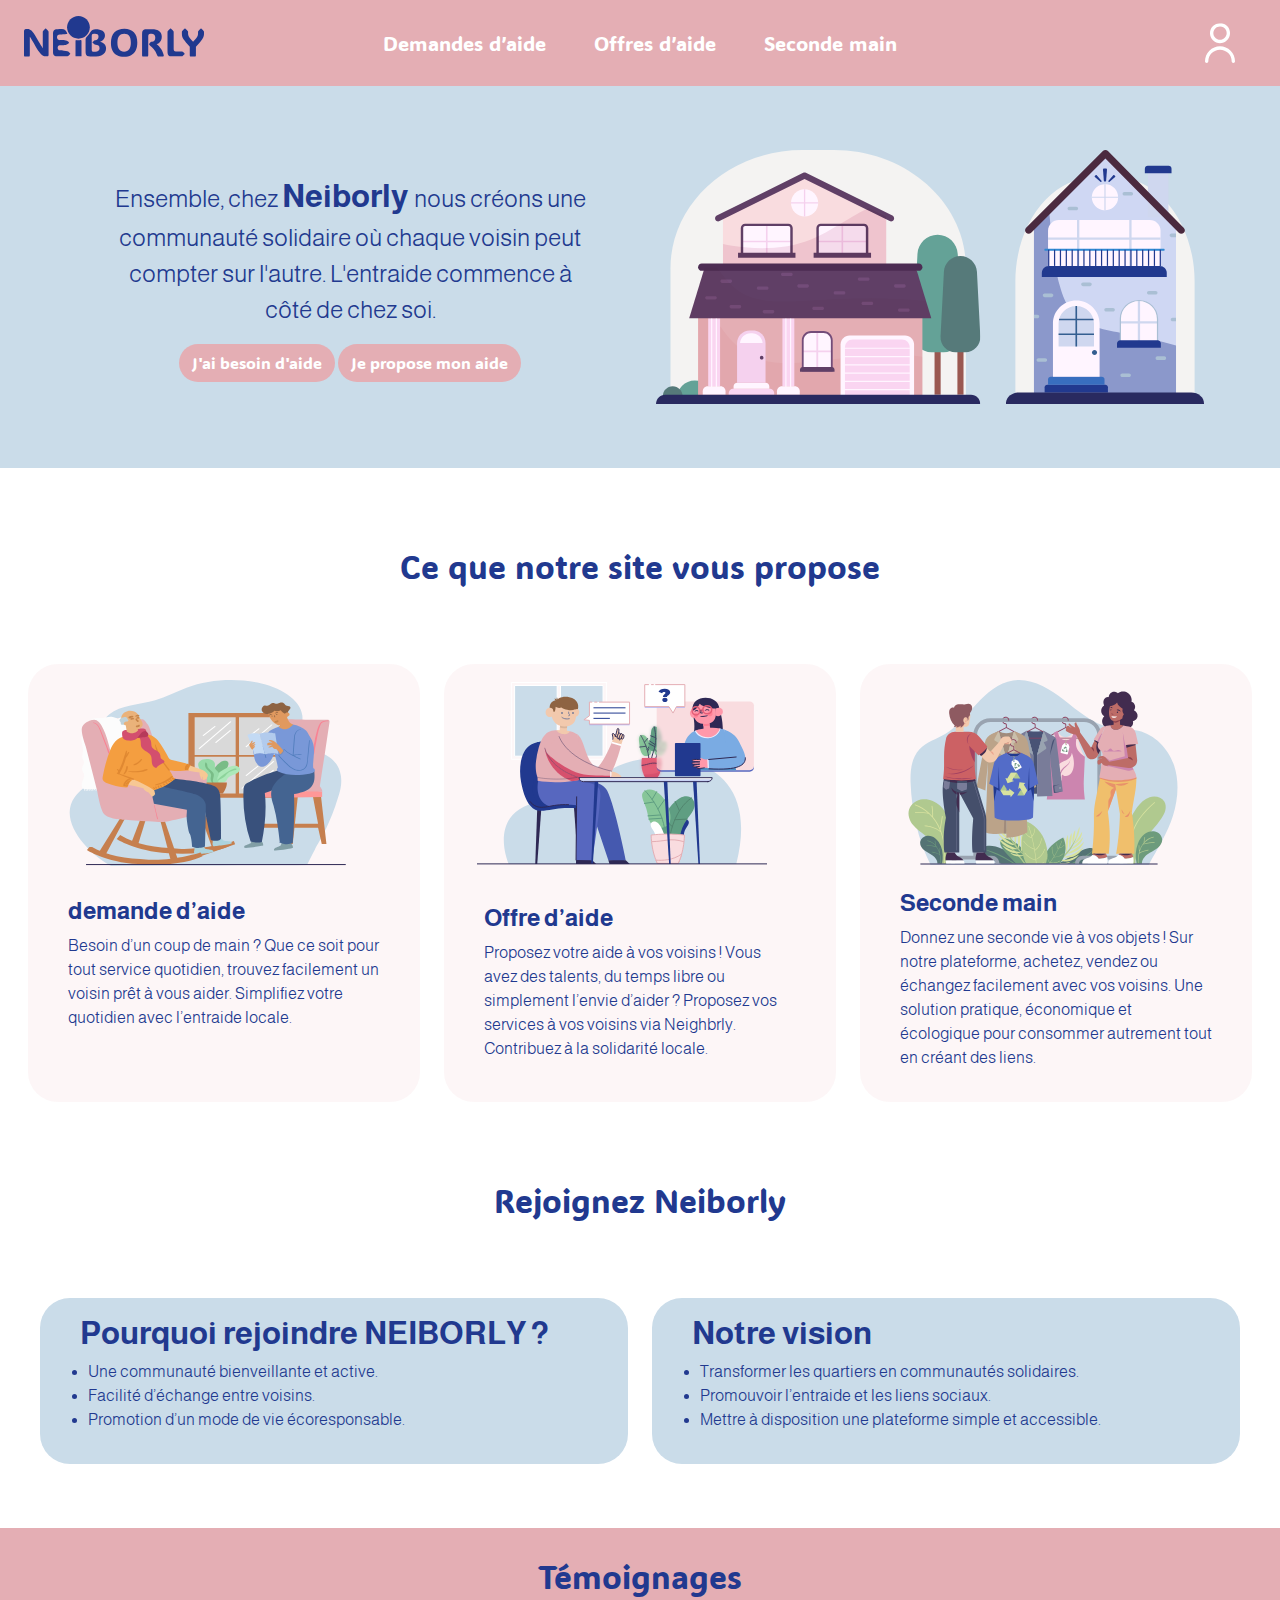
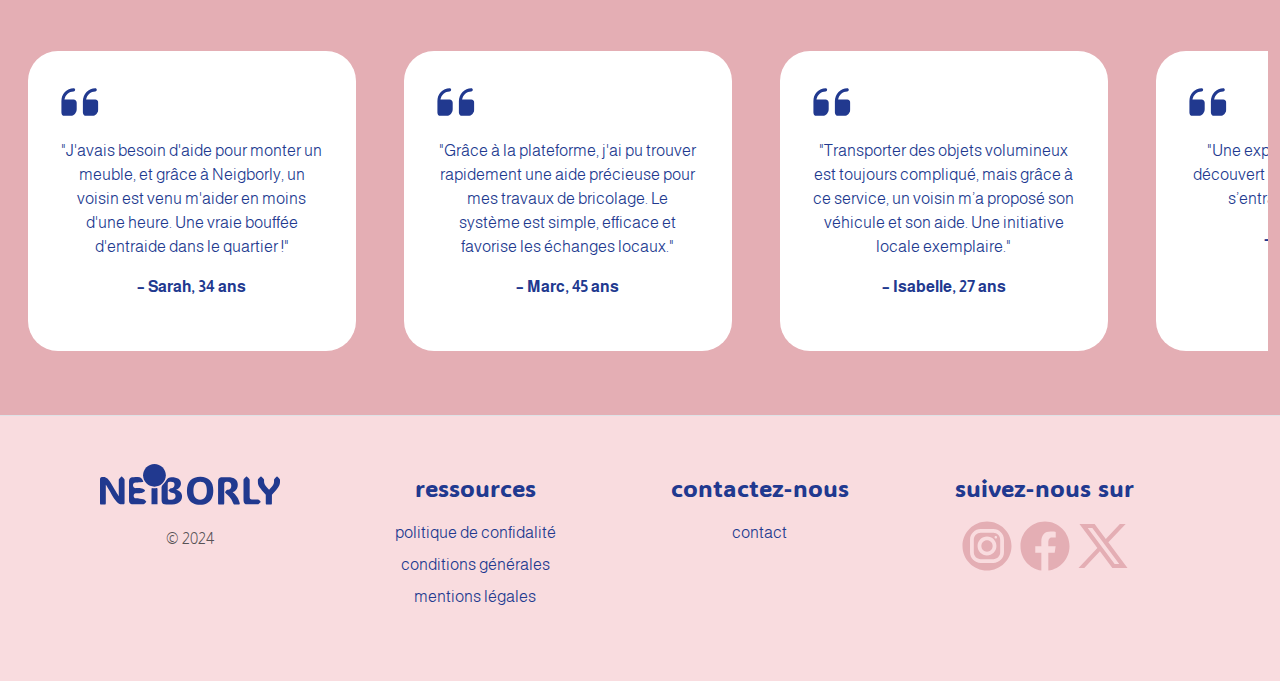
<file: home.html>
<!DOCTYPE html>
  <html lang="en">
  <head>
    <meta charset="UTF-8">
    <meta name="viewport" content="width=device-width, initial-scale=1.0">
    <title>Document</title>
    <link rel="preconnect" href="https://fonts.googleapis.com">
<link rel="preconnect" href="https://fonts.gstatic.com" crossorigin>
<link rel="preconnect" href="https://fonts.googleapis.com">
<link rel="preconnect" href="https://fonts.gstatic.com" crossorigin>
<link href="https://fonts.googleapis.com/css2?family=ADLaM+Display&family=Almarai:wght@300;400;700;800&display=swap" rel="stylesheet">
    <link href="https://cdn.jsdelivr.net/npm/bootstrap@5.3.3/dist/css/bootstrap.min.css" rel="stylesheet" integrity="sha384-QWTKZyjpPEjISv5WaRU9OFeRpok6YctnYmDr5pNlyT2bRjXh0JMhjY6hW+ALEwIH" crossorigin="anonymous">
    <script src="https://cdn.jsdelivr.net/npm/bootstrap@5.3.3/dist/js/bootstrap.bundle.min.js" integrity="sha384-YvpcrYf0tY3lHB60NNkmXc5s9fDVZLESaAA55NDzOxhy9GkcIdslK1eN7N6jIeHz" crossorigin="anonymous"></script>
    <link rel="stylesheet" href="style.css">
  </head>
  <body>
    


    <header class="d-flex flex-wrap align-items-center justify-content-center justify-content-between py-3 px-4">
        <div class="col-md-3 mb-2 mb-md-0">
          <a href="/" class="d-inline-flex link-body-emphasis text-decoration-none">
            <img src="Frame 122.svg" alt="logo">
          </a>
        </div>
  
        <ul class="nav col-12 col-md-auto mb-2 justify-content-center mb-md-0 d-none d-md-flex">
          <li><a href="#" class="nav-link px-4">Demandes d’aide</a></li>
          <li><a href="#" class="nav-link px-4">Offres d’aide</a></li>
          <li><a href="#" class="nav-link px-4">Seconde main</a></li>
        </ul>
  
        <div class="col-md-3 px-3 text-end d-none d-md-block">
          <a href="#"><img src="icone/user 2.svg" alt="user" width="40" height="40"></a>
        </div>



        <nav class="navbar  d-block d-md-none">
        
            <button
              class="navbar-toggler  bg-transparent border-0 d-block d-md-none"
              type="button"
              data-bs-toggle="offcanvas"
              data-bs-target="#offcanvasNavbar"
              aria-controls="offcanvasNavbar"
              aria-label="Toggle navigation"
            >
            <img src="icone/burger.png" alt="Menu" class="burger-icon" />
            </button>

            <div
              class="offcanvas offcanvas-end"
              tabindex="-1"
              id="offcanvasNavbar"
              aria-labelledby="offcanvasNavbarLabel"
            >
            
              <div class="offcanvas-header">
                <h5 class="offcanvas-title" id="offcanvasNavbarLabel">Menu</h5>
                <button
                  type="button"
                  class="btn-close"
                  data-bs-dismiss="offcanvas"
                  aria-label="Close"
                ></button>
              </div>
              <div class="offcanvas-body">
                <ul class="navbar-nav justify-content-end flex-grow-1 pe-3">
                  <li class="nav-item">
                    <a class="nav-link" aria-current="page" href="#">Profile</a>
                  </li>
                  <li class="nav-item">
                    <a class="nav-link" aria-current="page" href="#">Demandes d’aide</a>
                  </li>
                  <li class="nav-item">
                    <a class="nav-link" aria-current="page" href="#">Offres d’aide</a>
                  </li>
                  <li class="nav-item">
                    <a class="nav-link" href="#">Seconde main</a>
                  </li>
                </ul>
                <form class="d-flex mt-3" role="search">
                  <input
                    class="form-control rounded-pill me-2"
                    type="search"
                    placeholder="Rechercher..."
                    aria-label="Search"
                  />
                  <span class="input-group-text bg-transparent position-absolute end-0 me-4  border-0 rounded-pill ps-3" id="search-icon">
                    <img src="icone/search 1.svg" alt="Search" height="20" width="20" >
                </span>
  

                </form>
              </div>
            </div>
    
        </nav>
        



      </header>





   <!-- principale -->
   <div class="principle container-fluid text-center">
    <div class="row align-items-center mx-0 p-5 flex-column-reverse flex-md-row">


      <div class="col-md-6 px-5">
        <p> Ensemble, chez <span class="fw-bold fs-2"> Neiborly </span>
          nous créons une communauté solidaire où chaque voisin peut compter sur l'autre.
          L'entraide commence à côté de chez soi.</p>
        <div class="d-grid gap-2 d-md-block">
          <button class="btn fs-6 rounded-pill" type="button">J'ai besoin d'aide</button>
          <button class="btn rounded-pill" type="button">Je propose mon aide</button>
        </div>
      </div>
      
      <div class="col-md-6 illustration p-3">
        <img src="illust/Frame maisons.svg" class="img-fluid w-sm-75 w-md-50" alt="illustration des maisons">
      </div>


    </div>
  </div>


 <!--  section2   -->
      
 <div class="section2 container-fluid px-0">
    <h1 class="text-center mb-5" >Ce que notre site vous propose</h1>
    <div class="row mx-3">
    
        <div class="col-12 col-md-4 mb-4 mb-md-0">
            <div class="card sct2 bg-opacity-30 h-100 mb-0 border-0">
                <div class="card-body">
                    <div class="icon mb-4">
                        <picture>
                            <img src="illust/Frame demande d'aide.svg" alt="illustration1">
                        </picture>
                    </div>
    
                    <h2 class="px-4 fs-4 fw-bold">demande  d’aide</h2>
    
                    <p class="px-4">Besoin d’un coup de main ?
                        Que ce soit pour  tout  service quotidien,
                         trouvez facilement un voisin prêt à vous aider.
                         Simplifiez votre quotidien avec l’entraide locale.</p>
                </div>
            </div>
        </div>
    
    
        <div class="col-12 col-md-4 mb-4 mb-md-0">
            <div class="card sct2 bg-opacity-30 h-100 border-0 mb-0">
                <div class="card-body">
                    <div class="icon mb-4">
                        <picture>
                            <img src="illust/Frame offre d'aide.svg" alt="illustration2">   
                        </picture>
                    </div>
    
                    <h2 class="px-4 fs-4 fw-bold">Offre d’aide</h2>
    
                    <p class="px-4"> Proposez votre aide à vos voisins !
                        Vous avez des talents,
                         du temps libre ou simplement l’envie d’aider ? 
                         Proposez vos services à vos voisins via Neighbrly. 
                          Contribuez à la solidarité locale. </p>
    
                    
                </div>
            </div>
        </div>
    
    
    
        <div class="col-12 col-md-4 mb-4 mb-md-0">
            <div class="card sct2 bg-opacity-30 h-100 mb-0 border-0">
                <div class="card-body">
                    <div class="icon mb-4">
                        <picture>
                            <img src="illust/Frame seconde main.svg" alt="illustration3">
                        </picture>
                    </div>
    
                    <h2 class="px-4 fs-4 fw-bold">Seconde main</h2>
    
                    <p class="px-4">Donnez une seconde vie à vos objets !
                         Sur notre plateforme, achetez, vendez ou échangez facilement avec vos voisins.
                          Une solution pratique, économique et écologique pour consommer autrement tout en créant des liens.</p>
                </div>
            </div>
        </div>
 
    </div>
 
</div>   
   

<!--  section3   -->
      
<div class="section3 container-fluid pb-5">
    <h1 class="text-center mb-5" >Rejoignez Neiborly</h1>
    <div class="row m-3">
    
     


        <div class="col-12 col-md-6 mb-4 mb-md-0">
            <div class="card sct3 bg-opacity-30 h-100 mb-0 border-0">
                <div class="card-body p-3">

    
                    <h2 class="px-4 fw-bold">Pourquoi rejoindre NEIBORLY ?</h2>
                        <ul>
                            <li>Une communauté bienveillante et active.</li>
                            <li>Facilité d’échange entre voisins.</li>
                            <li>Promotion d’un mode de vie écoresponsable.</li>
                        </ul>
                  
                </div>
            </div>
        </div>
    
    
        <div class="col-12 col-md-6 mb-4 mb-md-0">
            <div class="card sct3 bg-opacity-30 h-100 border-0 mb-0">
                <div class="card-body p-3">

    
                    <h2 class="px-4 fw-bold">Notre vision</h2>
    
                    <ul>
                        <li>Transformer les quartiers en communautés solidaires.</li>
                        <li>Promouvoir l’entraide et les liens sociaux.</li>
                        <li>Mettre à disposition une plateforme simple et accessible.</li>
                    </ul>
    
                    
                </div>
            </div>
        </div>

 
</div>


      </div>
 
</div>   

 <!-- section4 -->


 <div class="container-fluid section4">
    <h1 class="text-center">Témoignages</h1>
    <div class="slider-container">
      <!-- Card 1 -->
      <div class="slider-item tmg">
        <div class="card h-100 border-0 text-center">
          <div class="card-body">
            <div class="d-flex align-items-start mb-3">
              <img src="icone/quote-right 1.svg" alt="quote" height="40" width="40">
            </div>
            <p>
                "J'avais besoin d'aide pour monter un meuble, et grâce à  Neigborly, un voisin est venu m'aider en moins d'une heure. Une vraie bouffée d'entraide dans le quartier !"
            </p>
            <div class="mt-auto  fw-bold">– Sarah, 34 ans</div>
          </div>
        </div>
      </div>
      <!-- Card 2 -->
      <div class="slider-item tmg mb-5">
        <div class="card h-100 border-0 text-center">
          <div class="card-body">
            <div class="d-flex align-items-start mb-3">
              <img src="icone/quote-right 1.svg" alt="quote" height="40" width="40">
            </div>
            <p>
                "Grâce à la plateforme, j'ai pu trouver rapidement une aide précieuse pour mes travaux de bricolage. Le système est simple, efficace et favorise les échanges locaux."
            </p>
            <div class="fw-bold">– Marc, 45 ans</div>
          </div>
        </div>
      </div>
      <!-- Card 3 -->
      <div class="slider-item tmg">
        <div class="card h-100 border-0 text-center">
          <div class="card-body">
            <div class="d-flex align-items-start mb-3">
              <img src="icone/quote-right 1.svg" alt="quote" height="40" width="40">
            </div>
            <p>
                "Transporter des objets volumineux est toujours compliqué, mais grâce à ce service, un voisin m’a proposé son véhicule et son aide. Une initiative locale exemplaire."
            </p>
            <div class="fw-bold">– Isabelle, 27 ans</div>
          </div>
        </div>
      </div>
      <!-- Card 4 -->
      <div class="slider-item tmg">
        <div class="card h-100 border-0 text-center">
          <div class="card-body">
            <div class="d-flex align-items-start mb-3">
              <img src="icone/quote-right 1.svg" alt="quote" height="40" width="40">
            </div>
            <p>
              "Une expérience fantastique, j’ai découvert une communauté prête à s’entraider à tout moment.
            </p>
            <div class="fw-bold">– Julien, 32 ans</div>
          </div>
        </div>
      </div>
    </div>
  </div>

 
<!-- footer  -->
  <footer class="row text-center row-cols-1 row-cols-sm-2 row-cols-md-5 p-5 border-top mx-0">
    <div class="col mb-3 mx-4">
      <a href="/" class="d-flex flex-column align-items-center mb-3 link-body-emphasis text-decoration-none">
        <img src="Frame 122.svg" alt="">
      </a>
      <p class="text-body-secondary">© 2024</p>
    </div>


    <div class="col mb-3 mx-4">
      <h5>ressources</h5>
      <ul class="nav flex-column">
        <li class="nav-item mb-2"><a href="#" class="nav-link p-0">politique de confidalité</a></li>
        <li class="nav-item mb-2"><a href="#" class="nav-link p-0">conditions générales</a></li>
        <li class="nav-item mb-2"><a href="#" class="nav-link p-0">mentions légales</a></li>
      </ul>
    </div>

    <div class="col mb-3 mx-4">
      <h5>contactez-nous</h5>
      <ul class="nav flex-column">
        <li class="nav-item mb-2"><a href="#" class="nav-link p-0">contact</a></li>
      </ul>
    </div>

    <div class="col mb-3 mx-4">
      <h5>suivez-nous sur</h5>
      <div class="d-flex align-items-center justify-content-center">
      <ul class="nav">
        <li class="nav-item mx-1"><a href="https://instagram.com" target="_blank">
            <img src="icone/VectorIG.svg" alt="Instagram" height="50" width="50""></a></li>
        <li class="nav-item mx-1"><a href="https://facebook.com" target="_blank">
            <img src="icone/VectorFB.svg" alt="Facebook" height="50" width="50" /></a></li>
        <li class="nav-item mx-1"><a href="https://twitter.com" target="_blank">
            <img src="icone/VectorX.svg" alt="Twitter" height="50" width="50" /></a></li>
      </ul>
    </div>
    
    </div>


  </footer> 

  <script src="script.js"></script>
  <script src="https://cdn.jsdelivr.net/npm/bootstrap@5.3.0-alpha1/dist/js/bootstrap.bundle.min.js"></script>
  </body>

 
  </html>
</file>
<file: style.css>
::after, ::before {
  box-sizing: border-box;
} 

body {
    margin: 0;
    padding: 0;
    font-family: "Almarai", sans-serif;
  font-weight: 300;
  font-style: normal;
  color: #21398F;
  }


header {
  background-color: #E4AEB4;
}


header .nav a {
  font-size: 20px;
  font-family: "ADLaM Display", system-ui;
font-weight: 400;
font-style: normal;
  color: #fff;
}

header .nav a:hover{
  color: #21398F;
}


.principle {
    color: #21398F;
    background-color: #CADCE9;
    margin: 0;
    width: 100%;
    display: flex;
    font-family: "Almarai", sans-serif;
  font-weight: 300;
  font-style: normal;
}


.principle button {
    background-color: #E4AEB4;
    color: white ;
    font-size: 16px ; 
    font-family: "ADLaM Display", system-ui;
  font-weight: 400;
  font-style: normal;
}

.principle p {
  font-size: clamp(1.25rem, 2.5vw, 1.5rem); 

}

h1 {
    color: #21398F;
    font-family: "ADLaM Display", system-ui;
    font-weight: 400;
    font-style: normal;  
    padding: 30px;
    font-size: 32px;
}

.section2 {
    background-color: #ffffff;
    padding-top: 50px;
    padding-bottom: 50px;
    color: #21398F;
  }

.section2 p {

 min-height: 100px;
}
.sct2 {
    background-color: #f9dcdf40;
border-radius: 30px;
color: #21398F;
}

.sct3 {
  border-radius: 30px;
  color: #21398F;
background-color: #CADCE9;
}


.section4{
  background-color: #E4AEB4;
  }

.slider-container {
  scroll-behavior: smooth;
  overflow-x: auto;
  scroll-snap-type: x mandatory;
  display: flex;
  gap: 3rem;
  padding: 1rem;
  scrollbar-width: none; /* Hides scrollbar in Firefox */
}


.slider-container::-webkit-scrollbar {
  display: none; /* Hides scrollbar in Chrome/Safari */
}
.slider-item {
  height: 300px;
  width: 300px; /* Set height to 300px */
  scroll-snap-align: center; /* Snaps each card to center */
  flex: 0 0 calc(33.333% - 5rem); /* Each card takes 1/3 of the container width */
  max-width: calc(33.333% - 5rem);
  scroll-snap-align: center; /* Ensures snapping for each card */
  border-radius: 30px;
  background-color: #fff;
  padding: 1rem;
  
}


@media (max-width: 768px) {
  .slider-item {
    flex: 0 0 80%; /* Chaque item prend 80% de la largeur du container */
    max-width: 80%;
  }
}

.tmg p {
  color: #21398F;
}

.tmg .fw-bold {
  color: #21398F;
}

h5 {
  color: #21398F;
  font-family: "ADLaM Display", system-ui;
  font-weight: 400;
  font-style: normal;  
  padding: 10px;
  font-size: 24px;

}

footer {
 background-color:#F9DCDF;
}

footer .nav a{
  color: #21398F;
}




.side-bar {
 background-color: #e4aeb489;
 position: fixed;
 height :100vh;
 
}

.side-bar .nav-link {
  font-size: 20px;
  font-family: "ADLaM Display", system-ui;
  font-weight: 400;
  font-style: normal;
  color: #fff; /* Set all text to white */
  background-color: transparent; /* Remove default background */
  border-radius: 30px; /* Optional: Slight rounding for better visuals */
}


.side-bar .nav-link:hover {
  color: #21398F;
}

.side-bar .nav-link.active {
  background-color: #E4AEB4; /* Custom background for active link */
  color: #fff; /* Ensure text remains white */
}




.side-bar {
  width: 305px;
  background-color: #e4aeb489;
  position: sticky; /* Fix the sidebar */
  height: 100vh; /* Full height */
  top: 0;
  left: 0;
  
  color: white;
  border-right: 1px solid #ddd; /* Optional: Add a border between sidebar and posts */
}

.side-bar h3 {
  color: #21398F;
}


.posts {
  padding: 20px;
  overflow-y: auto;
  display: flex;
  flex-direction: column;
  justify-content: flex-start; /* Ensures posts start at the top */
  width: 650px;
  


}

/* Posts content */
.post {
  background: #f9dcdf44;
  padding: 20px;
  border-radius: 30px;
}

.post h4 {
  font-size: 20px;
  font-family: "ADLaM Display", system-ui;
font-weight: 400;
font-style: normal;
  color: #21398F;
}

.post button {
  background-color: #E4AEB4;
  color: white ;
  font-size: 16px;
  font-family: "ADLaM Display", system-ui;
font-weight: 400;
font-style: normal;

}

.heart-icon {
      width: 30px;
      height: 30px;
      fill: #ffffff; /* Couleur par défaut (blanc) */
      transition: fill 0.3s ease; /* Transition pour rendre le changement fluide */
    }

.right-bar {
  top :0;
  position: sticky;
  min-height: 100vh; 
  padding: 20px;
}


.right-bar button {
  background-color: #E4AEB4;
  color: white ;
  font-size: 16px;
  font-family: "ADLaM Display", system-ui;
font-weight: 400;
font-style: normal;
}

/* For smaller screens (mobile/tablet), remove 100vh */
@media (max-width: 768px) {
  .right-bar {
    height: 50px; /* Allow the height to adjust based on content */
  }
}

@media (max-width: 576px) {
  .right-bar {
    height: 50px; /* Adjust height for very small screens */
  }
}
</file>
